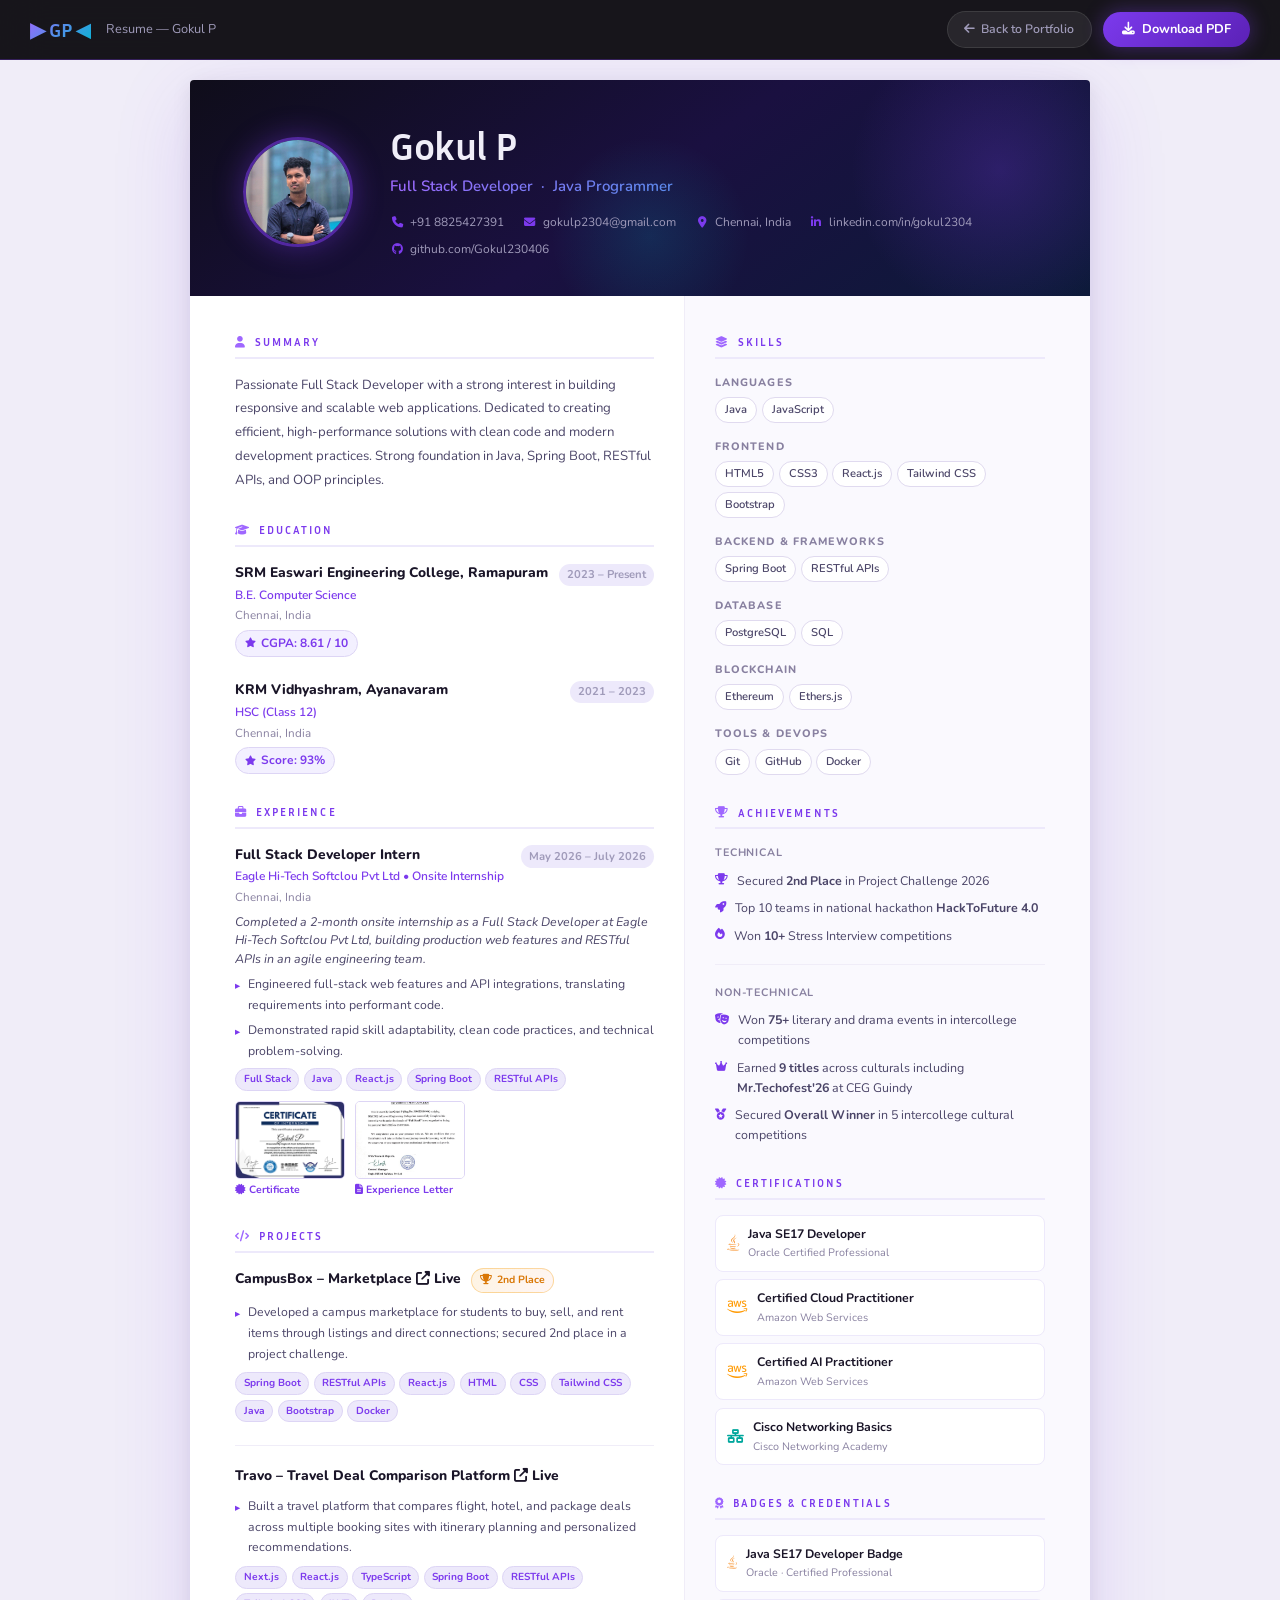
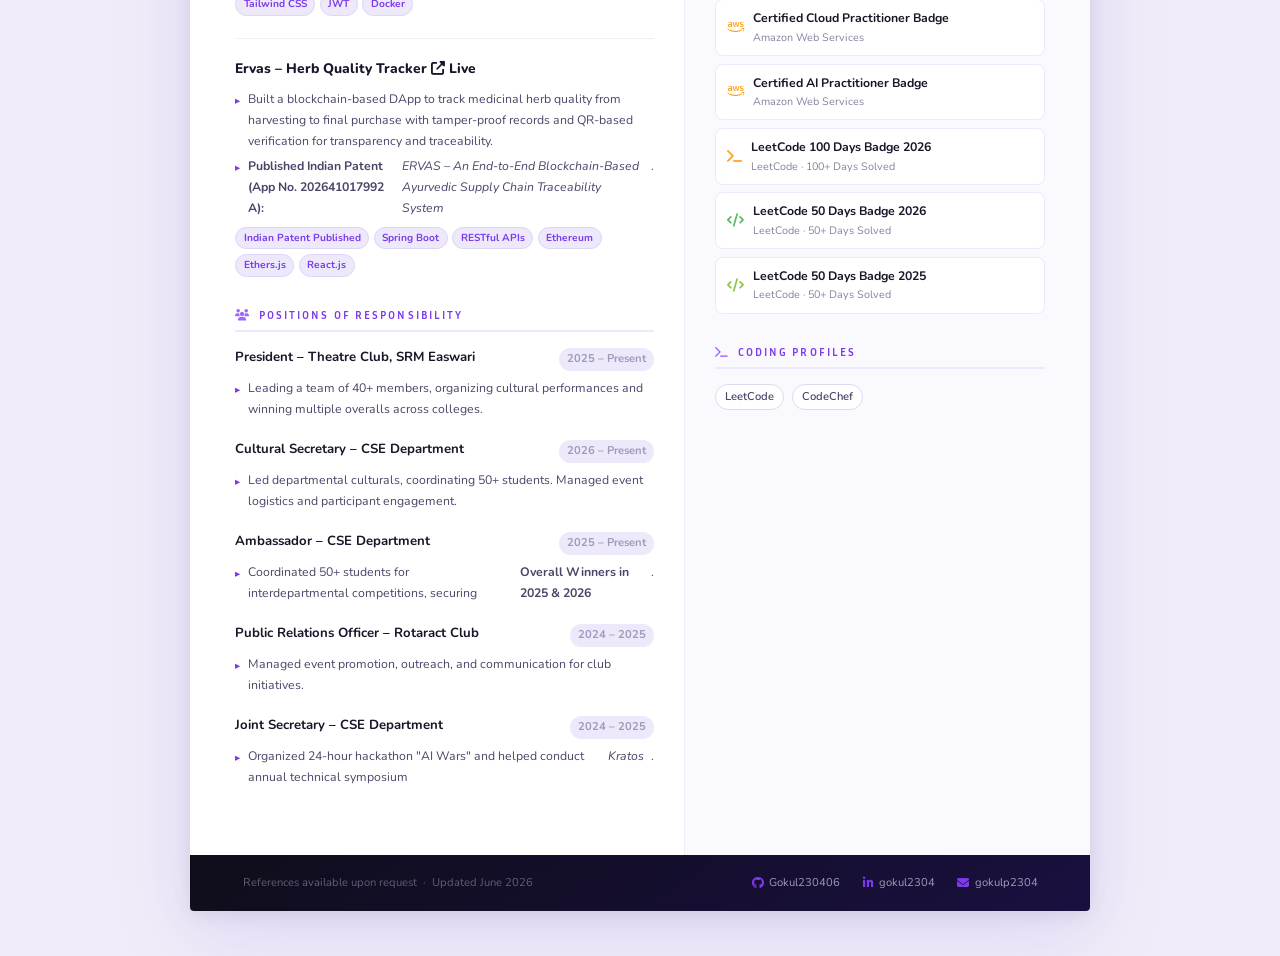
<file: resume.html>
<!DOCTYPE html>
<html lang="en">
<head>
  <meta charset="UTF-8" />
  <meta name="viewport" content="width=device-width, initial-scale=1.0" />
  <title>Gokul P – Resume</title>
  <meta name="description" content="Resume of Gokul P – Full Stack Developer & Java Programmer" />

  <!-- Open Graph / Facebook / WhatsApp / LinkedIn / iMessage -->
  <meta property="og:type" content="website" />
  <meta property="og:title" content="Gokul P – Resume" />
  <meta property="og:description" content="Resume of Gokul P – Full Stack Developer & Java Programmer" />
  <meta property="og:image" content="assets/og-image.png" />
  <meta property="og:image:secure_url" content="assets/og-image.png" />
  <meta property="og:image:type" content="image/png" />
  <meta property="og:image:width" content="1200" />
  <meta property="og:image:height" content="630" />
  <meta property="og:image:alt" content="Gokul P – Resume" />

  <!-- Twitter Card -->
  <meta name="twitter:card" content="summary_large_image" />
  <meta name="twitter:title" content="Gokul P – Resume" />
  <meta name="twitter:description" content="Resume of Gokul P – Full Stack Developer & Java Programmer" />
  <meta name="twitter:image" content="assets/og-image.png" />

  <link rel="image_src" href="assets/og-image.png" />
  <link rel="icon" href="assets/favicon.svg" type="image/svg+xml">
  <link rel="preconnect" href="https://fonts.googleapis.com" />
  <link rel="preconnect" href="https://fonts.gstatic.com" crossorigin />
  <link href="https://fonts.googleapis.com/css2?family=Inria+Sans:wght@300;400;700&family=Nunito:wght@400;500;600;700;800&display=swap" rel="stylesheet" />
  <link rel="stylesheet" href="https://cdnjs.cloudflare.com/ajax/libs/font-awesome/6.5.0/css/all.min.css" />
  <style>
    /* ── RESET & BASE ─────────────────────────────────────── */
    *, *::before, *::after { box-sizing: border-box; margin: 0; padding: 0; }
    html { font-size: 15px; }
    body {
      font-family: 'Nunito', system-ui, sans-serif;
      background: #f0edf8;
      color: #1a1528;
      line-height: 1.6;
      min-height: 100vh;
    }
    a { color: inherit; text-decoration: none; }
    ul { list-style: none; }

    /* ── PRINT BUTTON ─────────────────────────────────────── */
    .print-bar {
      position: fixed; top: 0; left: 0; right: 0; z-index: 1000;
      background: rgba(11,10,15,0.95);
      backdrop-filter: blur(20px);
      border-bottom: 1px solid rgba(124,58,237,0.3);
      padding: 0.75rem 2rem;
      display: flex; align-items: center; justify-content: space-between;
    }
    .print-bar-left { display: flex; align-items: center; gap: 1rem; }
    .print-bar-logo {
      font-family: 'Inria Sans', serif;
      font-size: 1.3rem; font-weight: 700;
      background: linear-gradient(135deg, #9f67ff, #06b6d4);
      -webkit-background-clip: text; -webkit-text-fill-color: transparent;
      background-clip: text;
    }
    .print-bar-title { color: #a09bba; font-size: 0.85rem; }
    .print-bar-actions { display: flex; gap: 0.75rem; align-items: center; }
    .print-btn {
      display: inline-flex; align-items: center; gap: 0.5rem;
      padding: 0.5rem 1.25rem;
      background: linear-gradient(135deg, #7c3aed, #5b21b6);
      color: #fff; border: none; border-radius: 99px;
      font-family: 'Nunito', sans-serif; font-size: 0.85rem; font-weight: 700;
      cursor: pointer;
      box-shadow: 0 0 20px rgba(124,58,237,0.4);
      transition: all 0.2s ease;
    }
    .print-btn:hover { transform: translateY(-1px); box-shadow: 0 0 30px rgba(124,58,237,0.6); }
    .back-btn {
      display: inline-flex; align-items: center; gap: 0.4rem;
      padding: 0.5rem 1.1rem;
      background: rgba(255,255,255,0.07);
      border: 1px solid rgba(255,255,255,0.1);
      color: #a09bba; border-radius: 99px;
      font-family: 'Nunito', sans-serif; font-size: 0.82rem; font-weight: 600;
      cursor: pointer; transition: all 0.2s ease;
    }
    .back-btn:hover { border-color: rgba(124,58,237,0.5); color: #f0eef8; }

    /* ── RESUME WRAPPER ───────────────────────────────────── */
    .resume-wrapper {
      max-width: 900px;
      margin: 80px auto 3rem;
      background: #fff;
      box-shadow: 0 20px 80px rgba(124,58,237,0.15), 0 4px 20px rgba(0,0,0,0.08);
      border-radius: 4px;
      overflow: hidden;
    }

    /* ── HEADER ───────────────────────────────────────────── */
    .r-header {
      background: linear-gradient(145deg, #0f0d1a 0%, #1a1040 50%, #0d1a3a 100%);
      padding: 3rem 3.5rem 2.5rem;
      position: relative;
      overflow: hidden;
    }
    .r-header::before {
      content: '';
      position: absolute; top: -60px; right: -60px;
      width: 300px; height: 300px; border-radius: 50%;
      background: radial-gradient(circle, rgba(124,58,237,0.25) 0%, transparent 70%);
      pointer-events: none;
    }
    .r-header::after {
      content: '';
      position: absolute; bottom: -40px; left: 40%;
      width: 200px; height: 200px; border-radius: 50%;
      background: radial-gradient(circle, rgba(6,182,212,0.15) 0%, transparent 70%);
      pointer-events: none;
    }
    .header-inner {
      display: flex; align-items: center; gap: 2.5rem;
      position: relative; z-index: 1;
    }
    .header-photo-wrap {
      flex-shrink: 0;
      width: 110px; height: 110px;
      border-radius: 50%;
      border: 3px solid rgba(124,58,237,0.6);
      box-shadow: 0 0 30px rgba(124,58,237,0.4);
      overflow: hidden;
    }
    .header-photo { width: 100%; height: 100%; object-fit: cover; object-position: top; }
    .header-info { flex: 1; }
    .r-name {
      font-family: 'Inria Sans', serif;
      font-size: 2.6rem; font-weight: 700; color: #f0eef8;
      line-height: 1.1; margin-bottom: 0.4rem;
      letter-spacing: -0.01em;
    }
    .r-title {
      font-size: 1rem; font-weight: 600;
      background: linear-gradient(135deg, #9f67ff, #06b6d4);
      -webkit-background-clip: text; -webkit-text-fill-color: transparent;
      background-clip: text;
      margin-bottom: 1rem;
    }
    .r-contacts {
      display: flex; flex-wrap: wrap; gap: 0.5rem 1.25rem;
    }
    .r-contact-item {
      display: flex; align-items: center; gap: 0.4rem;
      font-size: 0.8rem; color: #a09bba;
      transition: color 0.2s;
    }
    .r-contact-item:hover { color: #9f67ff; }
    .r-contact-item i { color: #7c3aed; font-size: 0.75rem; width: 14px; text-align: center; }

    /* ── BODY LAYOUT ──────────────────────────────────────── */
    .r-body {
      display: grid;
      grid-template-columns: 1.1fr 0.9fr;
    }

    /* ── COLUMN SHARED ────────────────────────────────────── */
    .r-col-left { padding: 2.5rem 2rem 2.5rem 3rem; border-right: 1px solid #f0edf8; }
    .r-col-right { padding: 2.5rem 3rem 2.5rem 2rem; background: #faf9fe; }

    /* ── SECTION HEADING ──────────────────────────────────── */
    .r-section { margin-bottom: 2rem; }
    .r-section-title {
      font-family: 'Inria Sans', serif;
      font-size: 0.7rem; font-weight: 700;
      text-transform: uppercase; letter-spacing: 0.2em;
      color: #7c3aed;
      margin-bottom: 1rem;
      padding-bottom: 0.4rem;
      border-bottom: 2px solid #ede9fb;
      display: flex; align-items: center; gap: 0.5rem;
    }
    .r-section-title i { font-size: 0.75rem; color: #9f67ff; }

    /* ── SUMMARY ──────────────────────────────────────────── */
    .r-summary {
      font-size: 0.88rem; color: #4b4568;
      line-height: 1.8;
    }

    /* ── EXPERIENCE / EDUCATION ITEMS ─────────────────────── */
    .r-item { margin-bottom: 1.5rem; }
    .r-item-header {
      display: flex; justify-content: space-between;
      align-items: flex-start; gap: 0.5rem; flex-wrap: wrap;
    }
    .r-item-title {
      font-weight: 800; font-size: 0.92rem; color: #1a1528; margin-bottom: 0.1rem;
    }
    .r-item-sub {
      font-size: 0.8rem; font-weight: 600; color: #7c3aed; margin-bottom: 0.1rem;
    }
    .r-item-org {
      font-size: 0.78rem; color: #8880a0;
    }
    .r-item-date {
      font-size: 0.75rem; font-weight: 700;
      color: #a09bba; white-space: nowrap;
      background: #ede9fb; padding: 0.15rem 0.55rem; border-radius: 99px;
      flex-shrink: 0; margin-top: 0.1rem;
    }
    .r-item-score {
      display: inline-flex; align-items: center; gap: 0.3rem;
      font-size: 0.8rem; font-weight: 700;
      color: #7c3aed; background: #f3f0ff;
      padding: 0.2rem 0.6rem; border-radius: 99px;
      margin-top: 0.3rem; border: 1px solid #ddd5f5;
    }
    .r-bullet-list { margin-top: 0.5rem; }
    .r-bullet-item {
      display: flex; align-items: flex-start; gap: 0.5rem;
      font-size: 0.82rem; color: #4b4568; line-height: 1.7;
      margin-bottom: 0.3rem;
    }
    .r-bullet-item::before {
      content: '▸';
      color: #7c3aed; font-size: 0.7rem;
      margin-top: 0.2rem; flex-shrink: 0;
    }
    .r-tech {
      display: flex; flex-wrap: wrap; gap: 0.3rem; margin-top: 0.5rem;
    }
    .r-tag {
      font-size: 0.68rem; font-weight: 700;
      background: #ede9fb; color: #7c3aed;
      padding: 0.15rem 0.5rem; border-radius: 99px;
      border: 1px solid #ddd5f5;
    }
    .r-award {
      display: inline-flex; align-items: center; gap: 0.3rem;
      font-size: 0.7rem; font-weight: 700;
      background: linear-gradient(135deg, rgba(245,158,11,0.12), rgba(239,68,68,0.05));
      color: #d97706; border: 1px solid rgba(245,158,11,0.35);
      padding: 0.2rem 0.55rem; border-radius: 99px; margin-left: 0.4rem;
    }

    /* ── SKILLS ───────────────────────────────────────────── */
    .r-skill-group { margin-bottom: 1rem; }
    .r-skill-label {
      font-size: 0.72rem; font-weight: 800; text-transform: uppercase;
      letter-spacing: 0.1em; color: #8880a0; margin-bottom: 0.4rem;
    }
    .r-skill-tags { display: flex; flex-wrap: wrap; gap: 0.3rem; }
    .r-skill-tag {
      font-size: 0.75rem; font-weight: 600;
      background: #fff; color: #4b4568;
      border: 1px solid #e0daef;
      padding: 0.2rem 0.6rem; border-radius: 99px;
      transition: all 0.2s;
    }
    .r-skill-tag:hover { background: #7c3aed; color: #fff; border-color: #7c3aed; }

    /* ── ACHIEVEMENTS ─────────────────────────────────────── */
    .r-ach-item {
      display: flex; align-items: flex-start; gap: 0.6rem;
      font-size: 0.83rem; color: #4b4568; line-height: 1.6; margin-bottom: 0.5rem;
    }
    .r-ach-icon { color: #7c3aed; font-size: 0.75rem; margin-top: 0.25rem; flex-shrink: 0; }

    /* ── CERTIFICATIONS ───────────────────────────────────── */
    .r-cert-item {
      display: flex; align-items: center; gap: 0.6rem;
      padding: 0.6rem 0.75rem;
      background: #fff;
      border: 1px solid #ede9fb;
      border-radius: 8px;
      margin-bottom: 0.5rem;
      transition: all 0.2s;
    }
    .r-cert-item:hover { border-color: #7c3aed; box-shadow: 0 2px 10px rgba(124,58,237,0.1); }
    .r-cert-icon { color: #7c3aed; font-size: 0.9rem; flex-shrink: 0; }
    .r-cert-name { font-size: 0.82rem; font-weight: 700; color: #1a1528; }
    .r-cert-issuer { font-size: 0.72rem; color: #8880a0; }

    /* ── LEADERSHIP ───────────────────────────────────────── */
    .r-lead-item { margin-bottom: 1.25rem; }
    .r-lead-header { display: flex; justify-content: space-between; align-items: flex-start; gap: 0.5rem; flex-wrap: wrap; }
    .r-lead-role { font-weight: 700; font-size: 0.88rem; color: #1a1528; }
    .r-lead-org { font-size: 0.75rem; color: #7c3aed; font-weight: 600; margin-bottom: 0.2rem; }

    /* ── DIVIDER ──────────────────────────────────────────── */
    .r-divider { height: 1px; background: #f0edf8; margin: 1.25rem 0; }

    /* ── FOOTER ───────────────────────────────────────────── */
    .r-footer {
      background: linear-gradient(145deg, #0f0d1a, #1a1040);
      padding: 1.25rem 3.5rem;
      display: flex; align-items: center; justify-content: space-between;
    }
    .r-footer-text { font-size: 0.75rem; color: #615d78; }
    .r-footer-links { display: flex; gap: 1.5rem; }
    .r-footer-link {
      display: flex; align-items: center; gap: 0.35rem;
      font-size: 0.75rem; color: #a09bba;
      transition: color 0.2s;
    }
    .r-footer-link:hover { color: #9f67ff; }
    .r-footer-link i { font-size: 0.8rem; color: #7c3aed; }

    /* ── PRINT ────────────────────────────────────────────── */
    @media print {
      .print-bar { display: none !important; }
      body { background: #fff; font-size: 13px; }
      .resume-wrapper {
        margin: 0; box-shadow: none; border-radius: 0;
        max-width: 100%;
      }
      .r-col-right { background: #faf9fe !important; -webkit-print-color-adjust: exact; print-color-adjust: exact; }
      .r-header { -webkit-print-color-adjust: exact; print-color-adjust: exact; }
      .r-footer { -webkit-print-color-adjust: exact; print-color-adjust: exact; }
      @page { margin: 0.4cm; size: A4; }
    }

    /* ── RESPONSIVE ───────────────────────────────────────── */
    @media (max-width: 768px) {
      .print-bar { padding: 0.6rem 1rem; }
      .print-bar-title { display: none; }
      .resume-wrapper { margin: 70px 0.5rem 2rem; }
      .r-header { padding: 2rem 1.5rem; }
      .header-inner { flex-direction: column; text-align: center; gap: 1.25rem; }
      .r-contacts { justify-content: center; }
      .r-body { grid-template-columns: 1fr; }
      .r-col-left { border-right: none; border-bottom: 1px solid #f0edf8; padding: 2rem 1.5rem; }
      .r-col-right { padding: 2rem 1.5rem; }
      .r-footer { flex-direction: column; gap: 0.75rem; text-align: center; padding: 1.25rem 1.5rem; }
    }
  </style>
</head>
<body>

  <!-- Print bar -->
  <div class="print-bar">
    <div class="print-bar-left">
      <span class="print-bar-logo">▶ GP ◀</span>
      <span class="print-bar-title">Resume — Gokul P</span>
    </div>
    <div class="print-bar-actions">
      <a href="index.html" class="back-btn"><i class="fas fa-arrow-left"></i> Back to Portfolio</a>
      <a href="Resume/Gokul_resume.pdf" download="Gokul_resume.pdf" class="print-btn"><i class="fas fa-download"></i> Download PDF</a>
    </div>
  </div>

  <div class="resume-wrapper">

    <!-- ══ HEADER ══ -->
    <div class="r-header">
      <div class="header-inner">
        <div class="header-photo-wrap">
          <img src="assets/profile.jpg" alt="Gokul P" class="header-photo" onerror="this.parentElement.innerHTML='<div style=\'width:100%;height:100%;display:flex;align-items:center;justify-content:center;background:linear-gradient(135deg,rgba(124,58,237,0.4),rgba(6,182,212,0.3));font-size:2.5rem;font-weight:700;color:#f0eef8;font-family:Inria Sans,serif;\'>GP</div>'" />
        </div>
        <div class="header-info">
          <h1 class="r-name">Gokul P</h1>
          <p class="r-title">Full Stack Developer &nbsp;·&nbsp; Java Programmer</p>
          <div class="r-contacts">
            <a href="tel:+918825427391" class="r-contact-item"><i class="fas fa-phone"></i> +91 8825427391</a>
            <a href="https://mail.google.com/mail/?view=cm&fs=1&to=gokulp2304@gmail.com" class="r-contact-item" target="_blank" rel="noopener noreferrer"><i class="fas fa-envelope"></i> gokulp2304@gmail.com</a>
            <span class="r-contact-item"><i class="fas fa-map-marker-alt"></i> Chennai, India</span>
            <a href="https://linkedin.com/in/gokul2304" target="_blank" class="r-contact-item"><i class="fab fa-linkedin-in"></i> linkedin.com/in/gokul2304</a>
            <a href="https://github.com/Gokul230406" target="_blank" class="r-contact-item"><i class="fab fa-github"></i> github.com/Gokul230406</a>
          </div>
        </div>
      </div>
    </div>

    <!-- ══ BODY ══ -->
    <div class="r-body">

      <!-- LEFT COLUMN -->
      <div class="r-col-left">

        <!-- Summary -->
        <div class="r-section">
          <h2 class="r-section-title"><i class="fas fa-user"></i> Summary</h2>
          <p class="r-summary">
            Passionate Full Stack Developer with a strong interest in building responsive and scalable web
            applications. Dedicated to creating efficient, high-performance solutions with clean code and
            modern development practices. Strong foundation in Java, Spring Boot, RESTful APIs, and OOP principles.
          </p>
        </div>

        <!-- Education -->
        <div class="r-section">
          <h2 class="r-section-title"><i class="fas fa-graduation-cap"></i> Education</h2>

          <div class="r-item">
            <div class="r-item-header">
              <div>
                <p class="r-item-title">SRM Easwari Engineering College, Ramapuram</p>
                <p class="r-item-sub">B.E. Computer Science</p>
                <p class="r-item-org">Chennai, India</p>
              </div>
              <span class="r-item-date">2023 – Present</span>
            </div>
            <span class="r-item-score"><i class="fas fa-star" style="font-size:0.65rem;"></i> CGPA: 8.61 / 10</span>
          </div>

          <div class="r-item">
            <div class="r-item-header">
              <div>
                <p class="r-item-title">KRM Vidhyashram, Ayanavaram</p>
                <p class="r-item-sub">HSC (Class 12)</p>
                <p class="r-item-org">Chennai, India</p>
              </div>
              <span class="r-item-date">2021 – 2023</span>
            </div>
            <span class="r-item-score"><i class="fas fa-star" style="font-size:0.65rem;"></i> Score: 93%</span>
          </div>
        </div>

        <!-- Experience -->
        <div class="r-section">
          <h2 class="r-section-title"><i class="fas fa-briefcase"></i> Experience</h2>

          <div class="r-item">
            <div class="r-item-header">
              <div>
                <p class="r-item-title">Full Stack Developer Intern</p>
                <p class="r-item-sub">Eagle Hi-Tech Softclou Pvt Ltd • Onsite Internship</p>
                <p class="r-item-org">Chennai, India</p>
              </div>
              <span class="r-item-date">May 2026 – July 2026</span>
            </div>
            <p style="margin-top: 0.4rem; font-size: 0.83rem; color: #4b4568; line-height: 1.5; font-style: italic;">
              Completed a 2-month onsite internship as a Full Stack Developer at Eagle Hi-Tech Softclou Pvt Ltd, building production web features and RESTful APIs in an agile engineering team.
            </p>
            <ul class="r-bullet-list" style="margin-top: 0.35rem;">
              <li class="r-bullet-item">Engineered full-stack web features and API integrations, translating requirements into performant code.</li>
              <li class="r-bullet-item">Demonstrated rapid skill adaptability, clean code practices, and technical problem-solving.</li>
            </ul>
            <div class="r-tech" style="margin-top: 0.4rem;">
              <span class="r-tag">Full Stack</span>
              <span class="r-tag">Java</span>
              <span class="r-tag">React.js</span>
              <span class="r-tag">Spring Boot</span>
              <span class="r-tag">RESTful APIs</span>
            </div>
            <div class="r-doc-previews" style="display: flex; gap: 0.65rem; margin-top: 0.65rem; flex-wrap: wrap;">
              <a href="pictures/internship/internship_certificate.png" target="_blank" rel="noopener noreferrer" class="r-doc-card" title="View Internship Certificate">
                <img src="pictures/internship/internship_certificate.png" alt="Internship Certificate - Eagle Hi-Tech Softclou" style="width: 110px; height: 78px; object-fit: cover; border-radius: 5px; border: 1px solid #ddd5f5; display: block;">
                <span style="display: block; font-size: 0.7rem; margin-top: 0.2rem; color: #7c3aed; font-weight: 700;"><i class="fas fa-certificate"></i> Certificate</span>
              </a>
              <a href="pictures/internship/internship_letter.jpg" target="_blank" rel="noopener noreferrer" class="r-doc-card" title="View Experience Letter">
                <img src="pictures/internship/internship_letter.jpg" alt="Experience Letter - Eagle Hi-Tech Softclou" style="width: 110px; height: 78px; object-fit: cover; border-radius: 5px; border: 1px solid #ddd5f5; display: block;">
                <span style="display: block; font-size: 0.7rem; margin-top: 0.2rem; color: #7c3aed; font-weight: 700;"><i class="fas fa-file-alt"></i> Experience Letter</span>
              </a>
            </div>
          </div>
        </div>

        <!-- Projects -->
        <div class="r-section">
          <h2 class="r-section-title"><i class="fas fa-code"></i> Projects</h2>

          <div class="r-item">
            <div class="r-item-header">
              <div>
                <p class="r-item-title">
                  CampusBox – Marketplace
                  <a href="https://campus-box.vercel.app/" target="_blank" rel="noopener noreferrer" class="r-live-link"><i class="fas fa-external-link-alt"></i> Live</a>
                  <span class="r-award"><i class="fas fa-trophy"></i> 2nd Place</span>
                </p>
              </div>
            </div>
            <ul class="r-bullet-list">
              <li class="r-bullet-item">Developed a campus marketplace for students to buy, sell, and rent items through listings and direct connections; secured 2nd place in a project challenge.</li>
            </ul>
            <div class="r-tech">
              <span class="r-tag">Spring Boot</span><span class="r-tag">RESTful APIs</span><span class="r-tag">React.js</span>
              <span class="r-tag">HTML</span><span class="r-tag">CSS</span><span class="r-tag">Tailwind CSS</span>
              <span class="r-tag">Java</span><span class="r-tag">Bootstrap</span><span class="r-tag">Docker</span>
            </div>
          </div>

          <div class="r-divider"></div>

          <div class="r-item">
            <div class="r-item-header">
              <div>
                <p class="r-item-title">
                  Travo – Travel Deal Comparison Platform
                  <a href="https://travo-ai.vercel.app/" target="_blank" rel="noopener noreferrer" class="r-live-link"><i class="fas fa-external-link-alt"></i> Live</a>
                </p>
              </div>
            </div>
            <ul class="r-bullet-list">
              <li class="r-bullet-item">Built a travel platform that compares flight, hotel, and package deals across multiple booking sites with itinerary planning and personalized recommendations.</li>
            </ul>
            <div class="r-tech">
              <span class="r-tag">Next.js</span><span class="r-tag">React.js</span><span class="r-tag">TypeScript</span>
              <span class="r-tag">Spring Boot</span><span class="r-tag">RESTful APIs</span><span class="r-tag">Tailwind CSS</span>
              <span class="r-tag">JWT</span><span class="r-tag">Docker</span>
            </div>
          </div>

          <div class="r-divider"></div>

          <div class="r-item">
            <div class="r-item-header">
              <div>
                <p class="r-item-title">
                  Ervas – Herb Quality Tracker
                  <a href="https://ervas.vercel.app/" target="_blank" rel="noopener noreferrer" class="r-live-link"><i class="fas fa-external-link-alt"></i> Live</a>
                </p>
              </div>
            </div>
            <ul class="r-bullet-list">
              <li class="r-bullet-item">Built a blockchain-based DApp to track medicinal herb quality from harvesting to final purchase with tamper-proof records and QR-based verification for transparency and traceability.</li>
              <li class="r-bullet-item"><strong>Published Indian Patent (App No. 202641017992 A):</strong> <em>ERVAS – An End-to-End Blockchain-Based Ayurvedic Supply Chain Traceability System</em>.</li>
            </ul>
            <div class="r-tech">
              <span class="r-tag">Indian Patent Published</span><span class="r-tag">Spring Boot</span><span class="r-tag">RESTful APIs</span>
              <span class="r-tag">Ethereum</span><span class="r-tag">Ethers.js</span><span class="r-tag">React.js</span>
            </div>
          </div>
        </div>

        <!-- Positions of Responsibility -->
        <div class="r-section">
          <h2 class="r-section-title"><i class="fas fa-users"></i> Positions of Responsibility</h2>

          <div class="r-lead-item">
            <div class="r-lead-header">
              <div>
                <p class="r-lead-role">President – Theatre Club, SRM Easwari</p>
              </div>
              <span class="r-item-date">2025 – Present</span>
            </div>
            <ul class="r-bullet-list">
              <li class="r-bullet-item">Leading a team of 40+ members, organizing cultural performances and winning multiple overalls across colleges.</li>
            </ul>
          </div>

          <div class="r-lead-item">
            <div class="r-lead-header">
              <div><p class="r-lead-role">Cultural Secretary – CSE Department</p></div>
              <span class="r-item-date">2026 – Present</span>
            </div>
            <ul class="r-bullet-list">
              <li class="r-bullet-item">Led departmental culturals, coordinating 50+ students. Managed event logistics and participant engagement.</li>
            </ul>
          </div>

          <div class="r-lead-item">
            <div class="r-lead-header">
              <div><p class="r-lead-role">Ambassador – CSE Department</p></div>
              <span class="r-item-date">2025 – Present</span>
            </div>
            <ul class="r-bullet-list">
              <li class="r-bullet-item">Coordinated 50+ students for interdepartmental competitions, securing <strong>Overall Winners in 2025 & 2026</strong>.</li>
            </ul>
          </div>

          <div class="r-lead-item">
            <div class="r-lead-header">
              <div><p class="r-lead-role">Public Relations Officer – Rotaract Club</p></div>
              <span class="r-item-date">2024 – 2025</span>
            </div>
            <ul class="r-bullet-list">
              <li class="r-bullet-item">Managed event promotion, outreach, and communication for club initiatives.</li>
            </ul>
          </div>

          <div class="r-lead-item">
            <div class="r-lead-header">
              <div><p class="r-lead-role">Joint Secretary – CSE Department</p></div>
              <span class="r-item-date">2024 – 2025</span>
            </div>
            <ul class="r-bullet-list">
              <li class="r-bullet-item">Organized 24-hour hackathon "AI Wars" and helped conduct annual technical symposium <em>Kratos</em>.</li>
            </ul>
          </div>
        </div>

      </div><!-- /left col -->

      <!-- RIGHT COLUMN -->
      <div class="r-col-right">

        <!-- Skills -->
        <div class="r-section">
          <h2 class="r-section-title"><i class="fas fa-layer-group"></i> Skills</h2>

          <div class="r-skill-group">
            <p class="r-skill-label">Languages</p>
            <div class="r-skill-tags">
              <span class="r-skill-tag">Java</span>
              <span class="r-skill-tag">JavaScript</span>
            </div>
          </div>
          <div class="r-skill-group">
            <p class="r-skill-label">Frontend</p>
            <div class="r-skill-tags">
              <span class="r-skill-tag">HTML5</span>
              <span class="r-skill-tag">CSS3</span>
              <span class="r-skill-tag">React.js</span>
              <span class="r-skill-tag">Tailwind CSS</span>
              <span class="r-skill-tag">Bootstrap</span>
            </div>
          </div>
          <div class="r-skill-group">
            <p class="r-skill-label">Backend & Frameworks</p>
            <div class="r-skill-tags">
              <span class="r-skill-tag">Spring Boot</span>
              <span class="r-skill-tag">RESTful APIs</span>
            </div>
          </div>
          <div class="r-skill-group">
            <p class="r-skill-label">Database</p>
            <div class="r-skill-tags">
              <span class="r-skill-tag">PostgreSQL</span>
              <span class="r-skill-tag">SQL</span>
            </div>
          </div>
          <div class="r-skill-group">
            <p class="r-skill-label">Blockchain</p>
            <div class="r-skill-tags">
              <span class="r-skill-tag">Ethereum</span>
              <span class="r-skill-tag">Ethers.js</span>
            </div>
          </div>
          <div class="r-skill-group">
            <p class="r-skill-label">Tools & DevOps</p>
            <div class="r-skill-tags">
              <span class="r-skill-tag">Git</span>
              <span class="r-skill-tag">GitHub</span>
              <span class="r-skill-tag">Docker</span>
            </div>
          </div>
        </div>

        <!-- Achievements -->
        <div class="r-section">
          <h2 class="r-section-title"><i class="fas fa-trophy"></i> Achievements</h2>

          <p style="font-size:0.72rem;font-weight:700;text-transform:uppercase;letter-spacing:0.08em;color:#8880a0;margin-bottom:0.6rem;">Technical</p>
          <div class="r-ach-item"><i class="fas fa-trophy r-ach-icon"></i><span>Secured <strong>2nd Place</strong> in Project Challenge 2026</span></div>
          <div class="r-ach-item"><i class="fas fa-rocket r-ach-icon"></i><span>Top 10 teams in national hackathon <strong>HackToFuture 4.0</strong></span></div>
          <div class="r-ach-item"><i class="fas fa-fire r-ach-icon"></i><span>Won <strong>10+</strong> Stress Interview competitions</span></div>

          <div class="r-divider"></div>

          <p style="font-size:0.72rem;font-weight:700;text-transform:uppercase;letter-spacing:0.08em;color:#8880a0;margin-bottom:0.6rem;">Non-Technical</p>
          <div class="r-ach-item"><i class="fas fa-theater-masks r-ach-icon"></i><span>Won <strong>75+</strong> literary and drama events in intercollege competitions</span></div>
          <div class="r-ach-item"><i class="fas fa-crown r-ach-icon"></i><span>Earned <strong>9 titles</strong> across culturals including <strong>Mr.Techofest'26</strong> at CEG Guindy</span></div>
          <div class="r-ach-item"><i class="fas fa-medal r-ach-icon"></i><span>Secured <strong>Overall Winner</strong> in 5 intercollege cultural competitions</span></div>
        </div>

        <!-- Certifications -->
        <div class="r-section">
          <h2 class="r-section-title"><i class="fas fa-certificate"></i> Certifications</h2>

          <div class="r-cert-item">
            <i class="fab fa-java r-cert-icon" style="font-size:1.1rem;color:#f89838;"></i>
            <div>
              <p class="r-cert-name">Java SE17 Developer</p>
              <p class="r-cert-issuer">Oracle Certified Professional</p>
            </div>
          </div>
          <div class="r-cert-item">
            <i class="fab fa-aws r-cert-icon" style="font-size:1.1rem;color:#ff9900;"></i>
            <div>
              <p class="r-cert-name">Certified Cloud Practitioner</p>
              <p class="r-cert-issuer">Amazon Web Services</p>
            </div>
          </div>
          <div class="r-cert-item">
            <i class="fab fa-aws r-cert-icon" style="font-size:1.1rem;color:#ff9900;"></i>
            <div>
              <p class="r-cert-name">Certified AI Practitioner</p>
              <p class="r-cert-issuer">Amazon Web Services</p>
            </div>
          </div>
          <div class="r-cert-item">
            <i class="fas fa-network-wired r-cert-icon" style="color:#00a79d;"></i>
            <div>
              <p class="r-cert-name">Cisco Networking Basics</p>
              <p class="r-cert-issuer">Cisco Networking Academy</p>
            </div>
          </div>
        </div>

        <!-- Badges -->
        <div class="r-section">
          <h2 class="r-section-title"><i class="fas fa-award"></i> Badges & Credentials</h2>
          <div class="r-cert-item">
            <i class="fab fa-java r-cert-icon" style="color:#f89838;"></i>
            <div>
              <p class="r-cert-name">Java SE17 Developer Badge</p>
              <p class="r-cert-issuer">Oracle · Certified Professional</p>
            </div>
          </div>
          <div class="r-cert-item">
            <i class="fab fa-aws r-cert-icon" style="color:#ff9900;"></i>
            <div>
              <p class="r-cert-name">Certified Cloud Practitioner Badge</p>
              <p class="r-cert-issuer">Amazon Web Services</p>
            </div>
          </div>
          <div class="r-cert-item">
            <i class="fab fa-aws r-cert-icon" style="color:#ff9900;"></i>
            <div>
              <p class="r-cert-name">Certified AI Practitioner Badge</p>
              <p class="r-cert-issuer">Amazon Web Services</p>
            </div>
          </div>
          <div class="r-cert-item">
            <i class="fas fa-terminal r-cert-icon" style="color:#ffa116;"></i>
            <div>
              <p class="r-cert-name">LeetCode 100 Days Badge 2026</p>
              <p class="r-cert-issuer">LeetCode · 100+ Days Solved</p>
            </div>
          </div>
          <div class="r-cert-item">
            <i class="fas fa-code r-cert-icon" style="color:#5cb85c;"></i>
            <div>
              <p class="r-cert-name">LeetCode 50 Days Badge 2026</p>
              <p class="r-cert-issuer">LeetCode · 50+ Days Solved</p>
            </div>
          </div>
          <div class="r-cert-item">
            <i class="fas fa-code r-cert-icon" style="color:#8cc63f;"></i>
            <div>
              <p class="r-cert-name">LeetCode 50 Days Badge 2025</p>
              <p class="r-cert-issuer">LeetCode · 50+ Days Solved</p>
            </div>
          </div>
        </div>

        <!-- Coding Profiles -->
        <div class="r-section">
          <h2 class="r-section-title"><i class="fas fa-terminal"></i> Coding Profiles</h2>
          <div class="r-skill-tags" style="gap:0.5rem;">
            <a href="https://leetcode.com/u/2iVV1KHV9J/" class="r-skill-tag" target="_blank" rel="noopener" style="display:inline-flex;align-items:center;gap:0.3rem;cursor:pointer;">LeetCode</a>
            <a href="https://www.codechef.com/users/gokul_2304" class="r-skill-tag" target="_blank" rel="noopener" style="display:inline-flex;align-items:center;gap:0.3rem;cursor:pointer;">CodeChef</a>
          </div>
        </div>

      </div><!-- /right col -->

    </div><!-- /r-body -->

    <!-- ══ FOOTER ══ -->
    <div class="r-footer">
      <p class="r-footer-text">References available upon request &nbsp;·&nbsp; Updated June 2026</p>
      <div class="r-footer-links">
        <a href="https://github.com/Gokul230406" class="r-footer-link" target="_blank"><i class="fab fa-github"></i> Gokul230406</a>
        <a href="https://linkedin.com/in/gokul2304" class="r-footer-link" target="_blank"><i class="fab fa-linkedin-in"></i> gokul2304</a>
        <a href="https://mail.google.com/mail/?view=cm&fs=1&to=gokulp2304@gmail.com" class="r-footer-link" target="_blank" rel="noopener noreferrer"><i class="fas fa-envelope"></i> gokulp2304</a>
      </div>
    </div>

  </div><!-- /resume-wrapper -->

</body>
</html>
</file>
